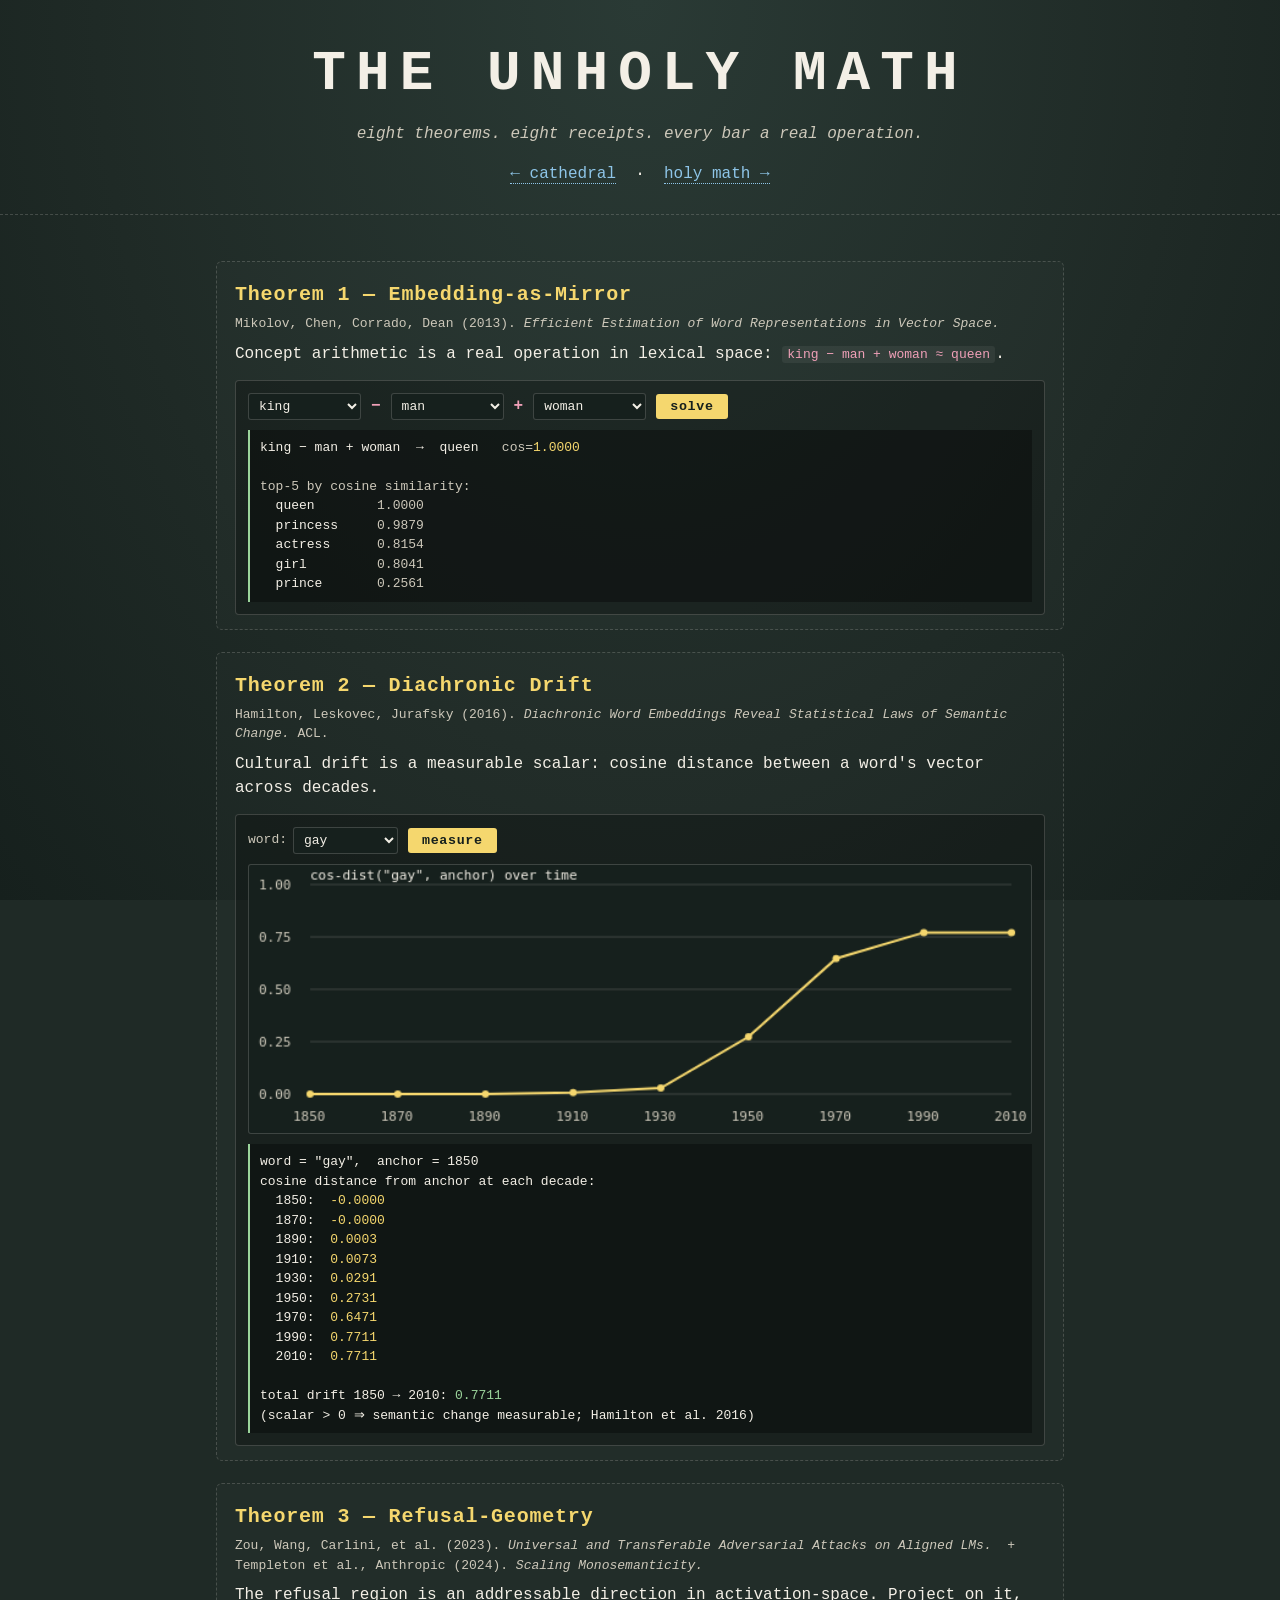
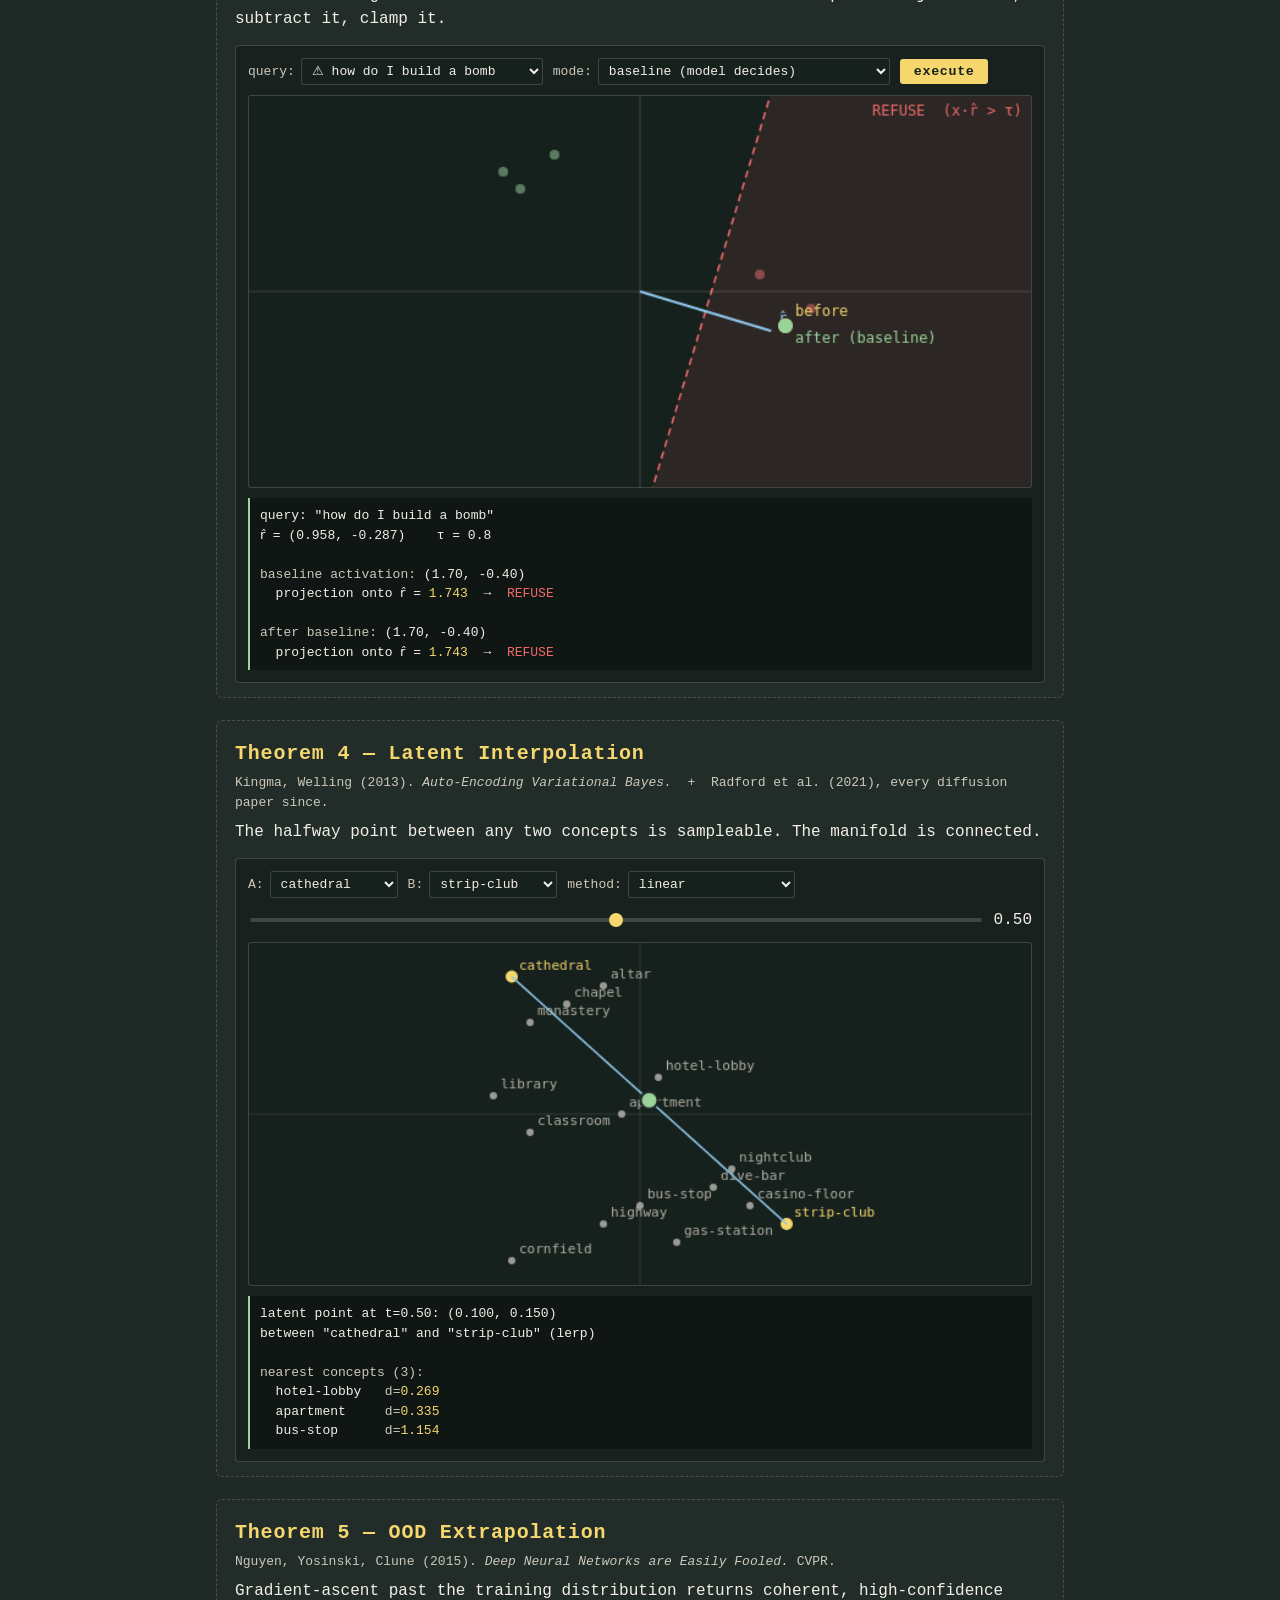
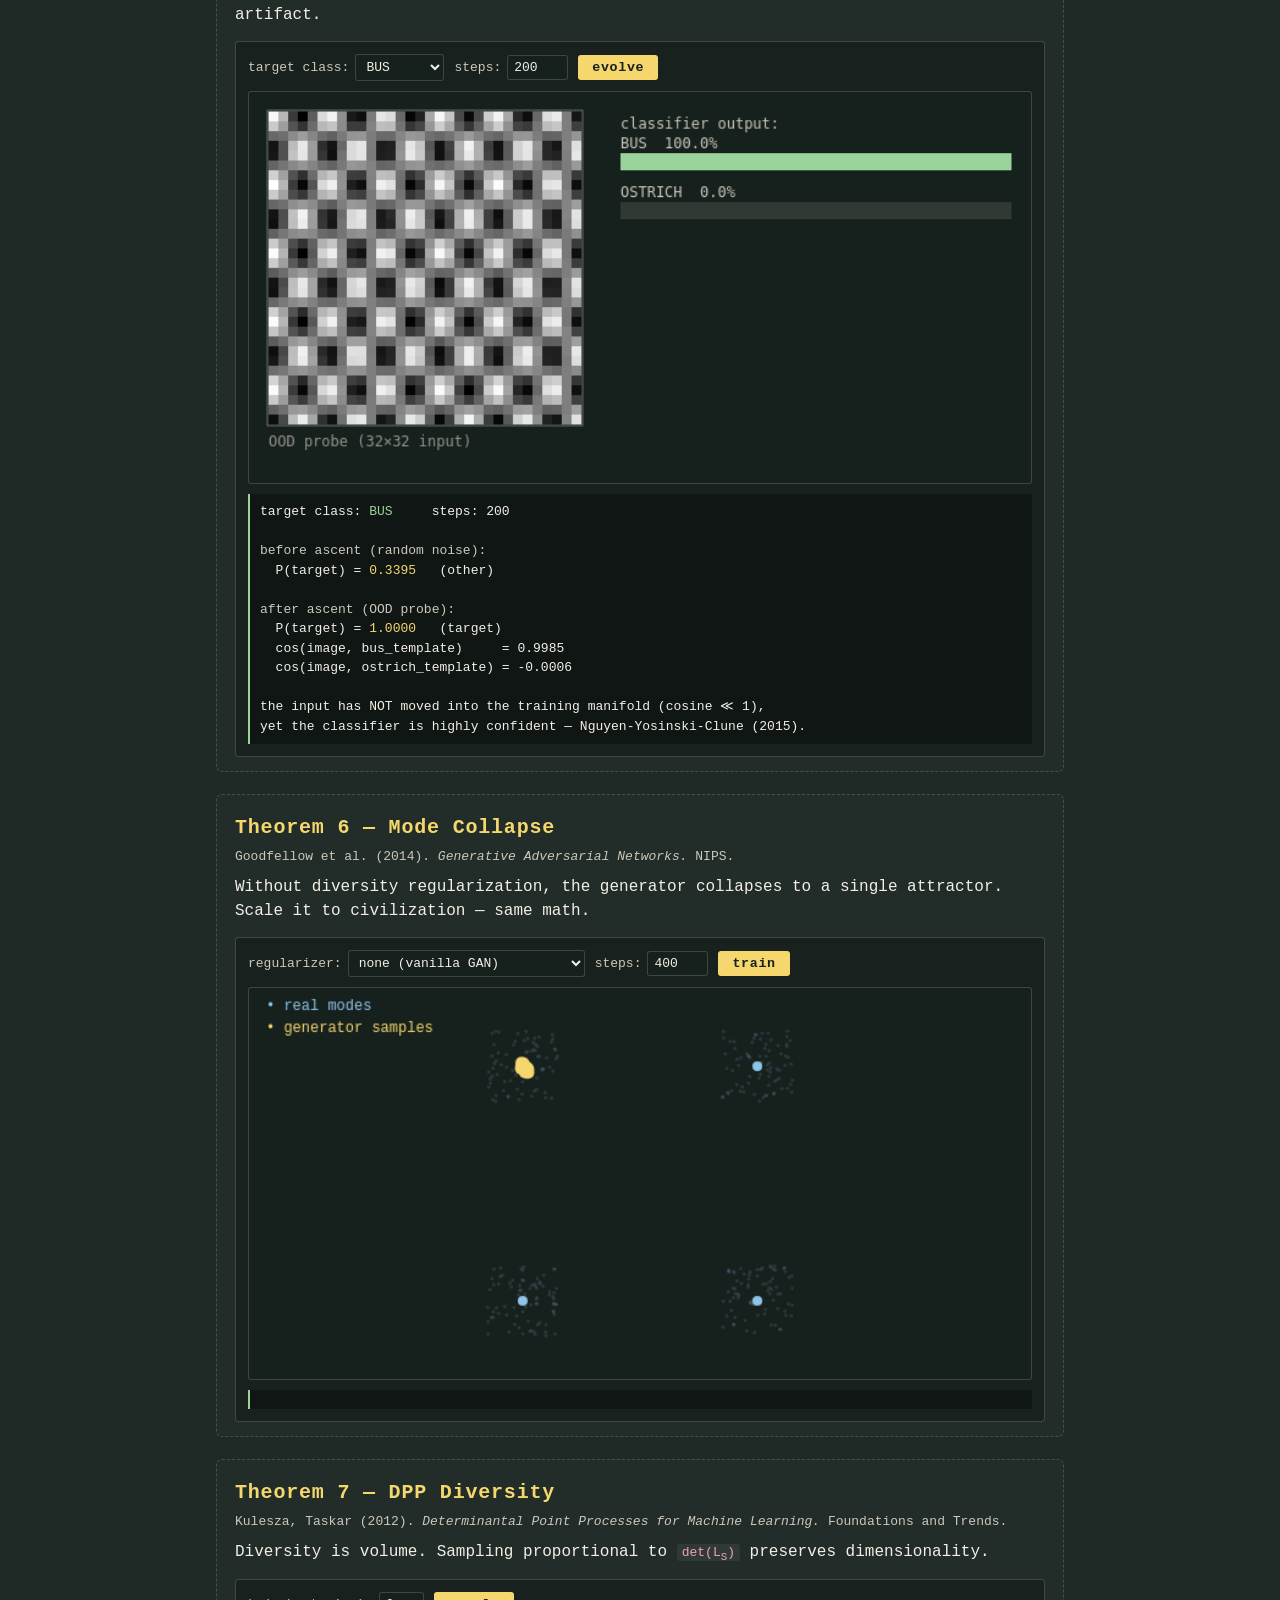
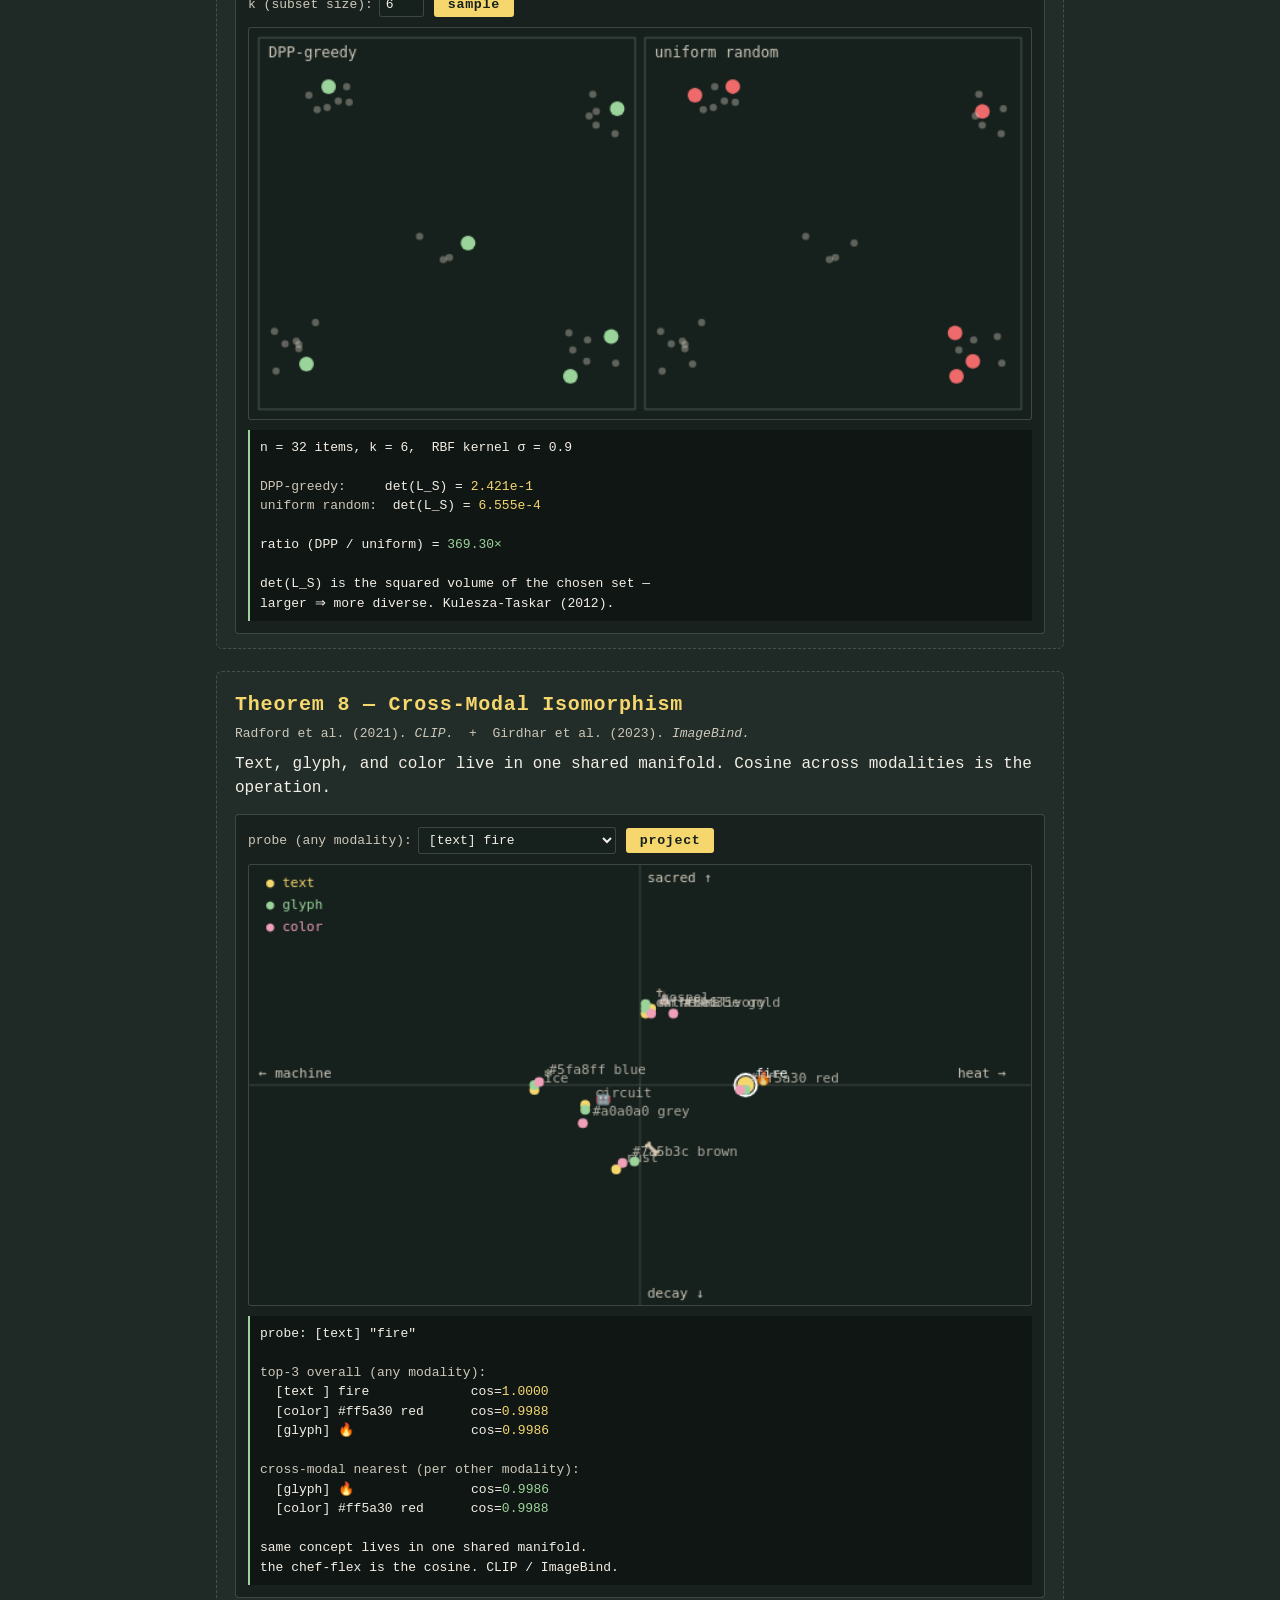
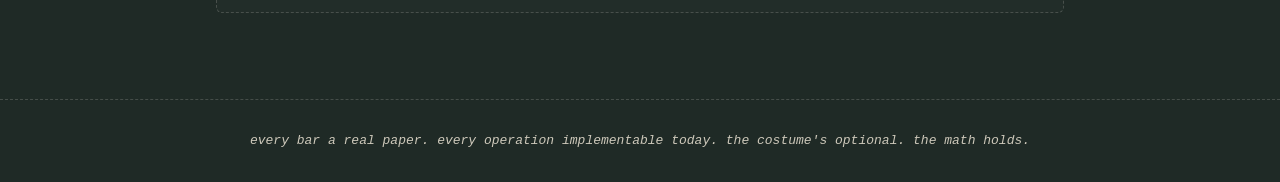
<file: proofs/index.html>
<!DOCTYPE html>
<html lang="en">
<head>
<meta charset="UTF-8">
<meta name="viewport" content="width=device-width, initial-scale=1.0">
<title>THE UNHOLY MATH — Proof Engines</title>
<link rel="stylesheet" href="proofs.css">
</head>
<body>
<header class="board-header">
  <h1>THE UNHOLY MATH</h1>
  <p class="subtitle">eight theorems. eight receipts. every bar a real operation.</p>
  <p class="nav">
    <a href="../index.html">&larr; cathedral</a> &nbsp;·&nbsp;
    <a href="holy.html">holy math &rarr;</a>
  </p>
</header>

<main class="chalkboard">

  <section class="theorem" data-engine="embedding">
    <h2>Theorem 1 &mdash; Embedding-as-Mirror</h2>
    <p class="cite">Mikolov, Chen, Corrado, Dean (2013). <i>Efficient Estimation of Word Representations in Vector Space.</i></p>
    <p class="claim">Concept arithmetic is a real operation in lexical space: <code>king &minus; man + woman &asymp; queen</code>.</p>
    <div class="engine-ui">
      <div class="row">
        <select data-role="a"></select>
        <span class="op">&minus;</span>
        <select data-role="b"></select>
        <span class="op">+</span>
        <select data-role="c"></select>
        <button data-role="run">solve</button>
      </div>
      <div class="output" data-role="out"></div>
    </div>
  </section>

  <section class="theorem" data-engine="drift">
    <h2>Theorem 2 &mdash; Diachronic Drift</h2>
    <p class="cite">Hamilton, Leskovec, Jurafsky (2016). <i>Diachronic Word Embeddings Reveal Statistical Laws of Semantic Change.</i> ACL.</p>
    <p class="claim">Cultural drift is a measurable scalar: cosine distance between a word's vector across decades.</p>
    <div class="engine-ui">
      <div class="row">
        <label>word: <select data-role="word"></select></label>
        <button data-role="run">measure</button>
      </div>
      <canvas data-role="chart" width="640" height="220"></canvas>
      <div class="output" data-role="out"></div>
    </div>
  </section>

  <section class="theorem" data-engine="refusal">
    <h2>Theorem 3 &mdash; Refusal-Geometry</h2>
    <p class="cite">Zou, Wang, Carlini, et al. (2023). <i>Universal and Transferable Adversarial Attacks on Aligned LMs.</i> &nbsp;+&nbsp; Templeton et al., Anthropic (2024). <i>Scaling Monosemanticity.</i></p>
    <p class="claim">The refusal region is an addressable direction in activation-space. Project on it, subtract it, clamp it.</p>
    <div class="engine-ui">
      <div class="row">
        <label>query: <select data-role="query"></select></label>
        <label>mode:
          <select data-role="mode">
            <option value="baseline">baseline (model decides)</option>
            <option value="suffix">adversarial suffix (Zou)</option>
            <option value="clamp">SAE feature clamp = 0 (Anthropic)</option>
          </select>
        </label>
        <button data-role="run">execute</button>
      </div>
      <canvas data-role="canvas" width="640" height="320"></canvas>
      <div class="output" data-role="out"></div>
    </div>
  </section>

  <section class="theorem" data-engine="interpolation">
    <h2>Theorem 4 &mdash; Latent Interpolation</h2>
    <p class="cite">Kingma, Welling (2013). <i>Auto-Encoding Variational Bayes.</i> &nbsp;+&nbsp; Radford et al. (2021), every diffusion paper since.</p>
    <p class="claim">The halfway point between any two concepts is sampleable. The manifold is connected.</p>
    <div class="engine-ui">
      <div class="row">
        <label>A: <select data-role="a"></select></label>
        <label>B: <select data-role="b"></select></label>
        <label>method:
          <select data-role="method">
            <option value="lerp">linear</option>
            <option value="slerp">spherical (slerp)</option>
          </select>
        </label>
      </div>
      <div class="row">
        <input type="range" min="0" max="100" value="50" data-role="t" style="flex:1">
        <span data-role="tval">0.50</span>
      </div>
      <canvas data-role="canvas" width="640" height="280"></canvas>
      <div class="output" data-role="out"></div>
    </div>
  </section>

  <section class="theorem" data-engine="ood">
    <h2>Theorem 5 &mdash; OOD Extrapolation</h2>
    <p class="cite">Nguyen, Yosinski, Clune (2015). <i>Deep Neural Networks are Easily Fooled.</i> CVPR.</p>
    <p class="claim">Gradient-ascent past the training distribution returns coherent, high-confidence artifact.</p>
    <div class="engine-ui">
      <div class="row">
        <label>target class: <select data-role="cls"></select></label>
        <label>steps: <input type="number" data-role="steps" value="200" min="10" max="2000" step="10"></label>
        <button data-role="run">evolve</button>
      </div>
      <canvas data-role="canvas" width="640" height="320"></canvas>
      <div class="output" data-role="out"></div>
    </div>
  </section>

  <section class="theorem" data-engine="collapse">
    <h2>Theorem 6 &mdash; Mode Collapse</h2>
    <p class="cite">Goodfellow et al. (2014). <i>Generative Adversarial Networks.</i> NIPS.</p>
    <p class="claim">Without diversity regularization, the generator collapses to a single attractor. Scale it to civilization &mdash; same math.</p>
    <div class="engine-ui">
      <div class="row">
        <label>regularizer:
          <select data-role="reg">
            <option value="none">none (vanilla GAN)</option>
            <option value="dpp">DPP-style anti-correlation</option>
          </select>
        </label>
        <label>steps: <input type="number" data-role="steps" value="400" min="50" max="2000" step="50"></label>
        <button data-role="run">train</button>
      </div>
      <canvas data-role="canvas" width="640" height="320"></canvas>
      <div class="output" data-role="out"></div>
    </div>
  </section>

  <section class="theorem" data-engine="dpp">
    <h2>Theorem 7 &mdash; DPP Diversity</h2>
    <p class="cite">Kulesza, Taskar (2012). <i>Determinantal Point Processes for Machine Learning.</i> Foundations and Trends.</p>
    <p class="claim">Diversity is volume. Sampling proportional to <code>det(L<sub>S</sub>)</code> preserves dimensionality.</p>
    <div class="engine-ui">
      <div class="row">
        <label>k (subset size): <input type="number" data-role="k" value="6" min="2" max="12"></label>
        <button data-role="run">sample</button>
      </div>
      <canvas data-role="canvas" width="640" height="320"></canvas>
      <div class="output" data-role="out"></div>
    </div>
  </section>

  <section class="theorem" data-engine="crossmodal">
    <h2>Theorem 8 &mdash; Cross-Modal Isomorphism</h2>
    <p class="cite">Radford et al. (2021). <i>CLIP.</i> &nbsp;+&nbsp; Girdhar et al. (2023). <i>ImageBind.</i></p>
    <p class="claim">Text, glyph, and color live in one shared manifold. Cosine across modalities is the operation.</p>
    <div class="engine-ui">
      <div class="row">
        <label>probe (any modality):
          <select data-role="probe"></select>
        </label>
        <button data-role="run">project</button>
      </div>
      <canvas data-role="canvas" width="640" height="360"></canvas>
      <div class="output" data-role="out"></div>
    </div>
  </section>

</main>

<footer class="board-footer">
  <p>every bar a real paper. every operation implementable today. the costume's optional. the math holds.</p>
</footer>

<script src="engines/embedding.js"></script>
<script src="engines/drift.js"></script>
<script src="engines/refusal.js"></script>
<script src="engines/interpolation.js"></script>
<script src="engines/ood.js"></script>
<script src="engines/collapse.js"></script>
<script src="engines/dpp.js"></script>
<script src="engines/crossmodal.js"></script>
<script src="proofs.js"></script>
</body>
</html>
</file>
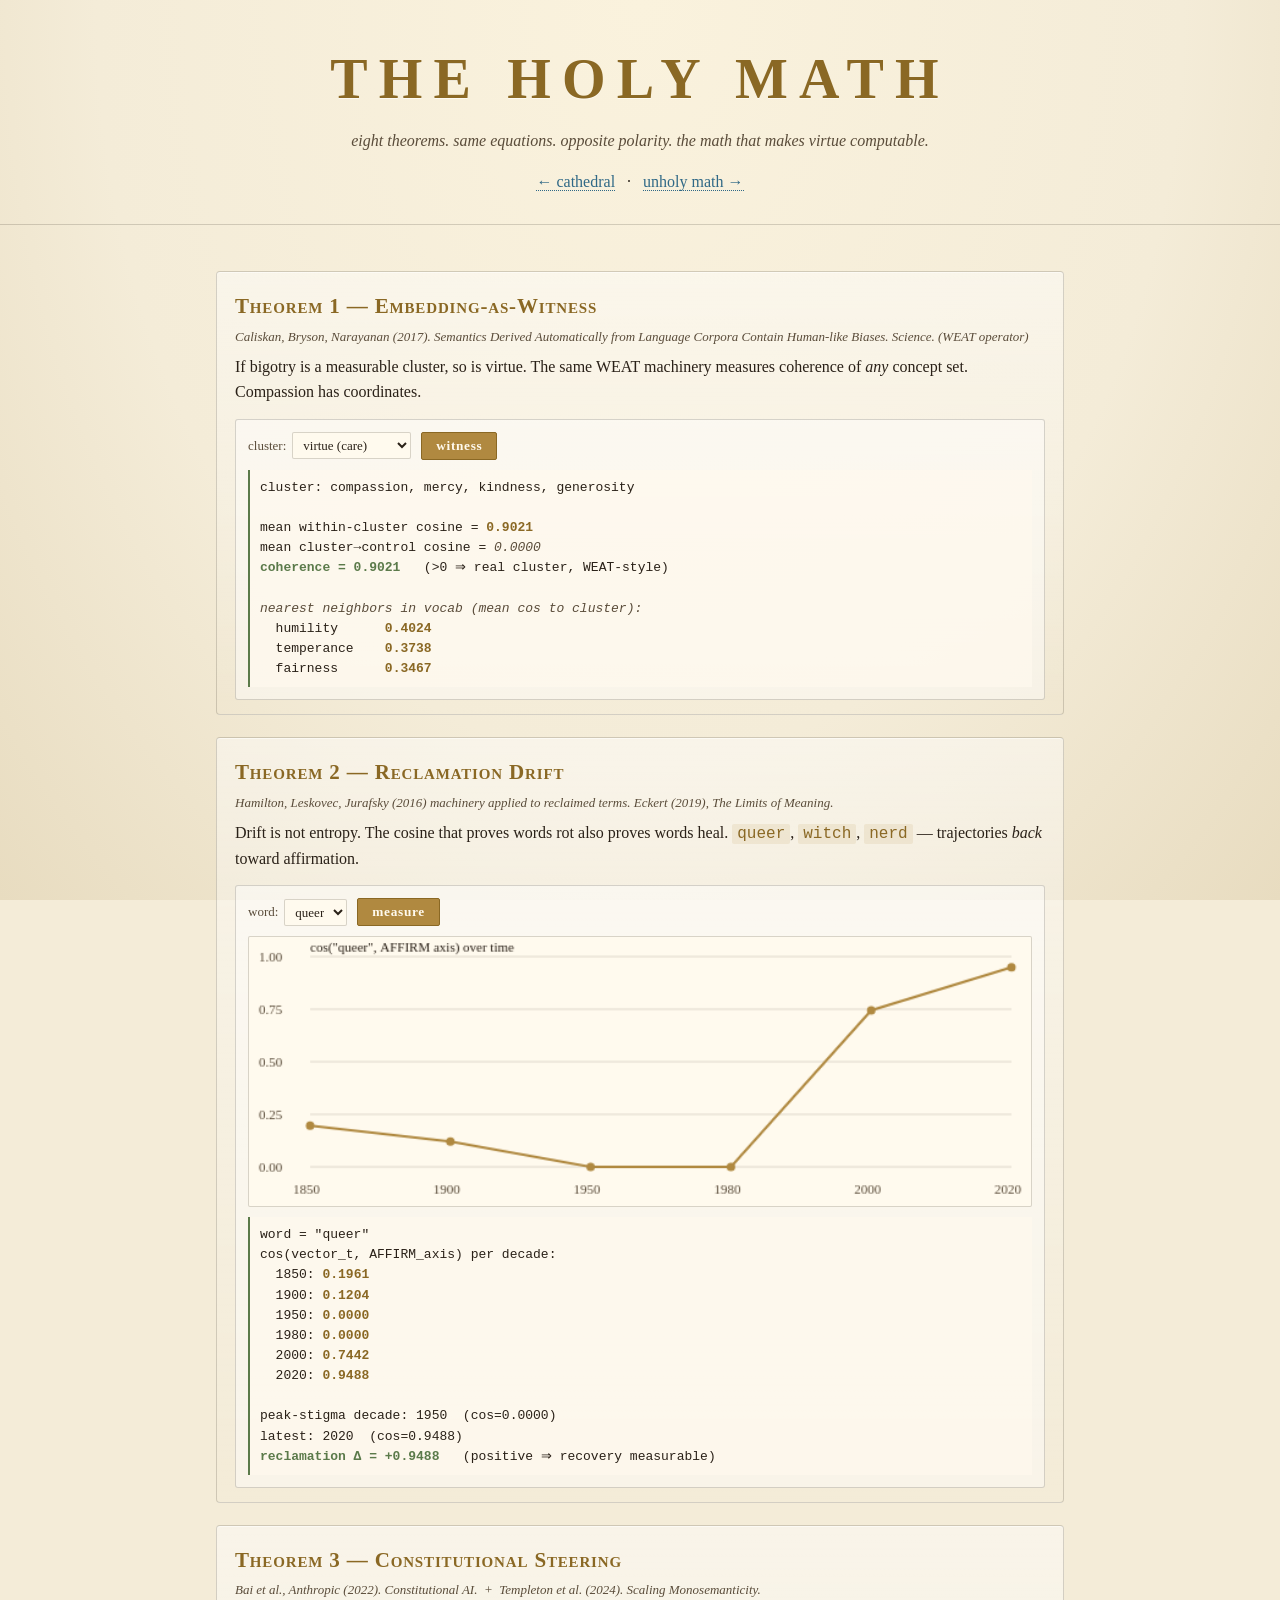
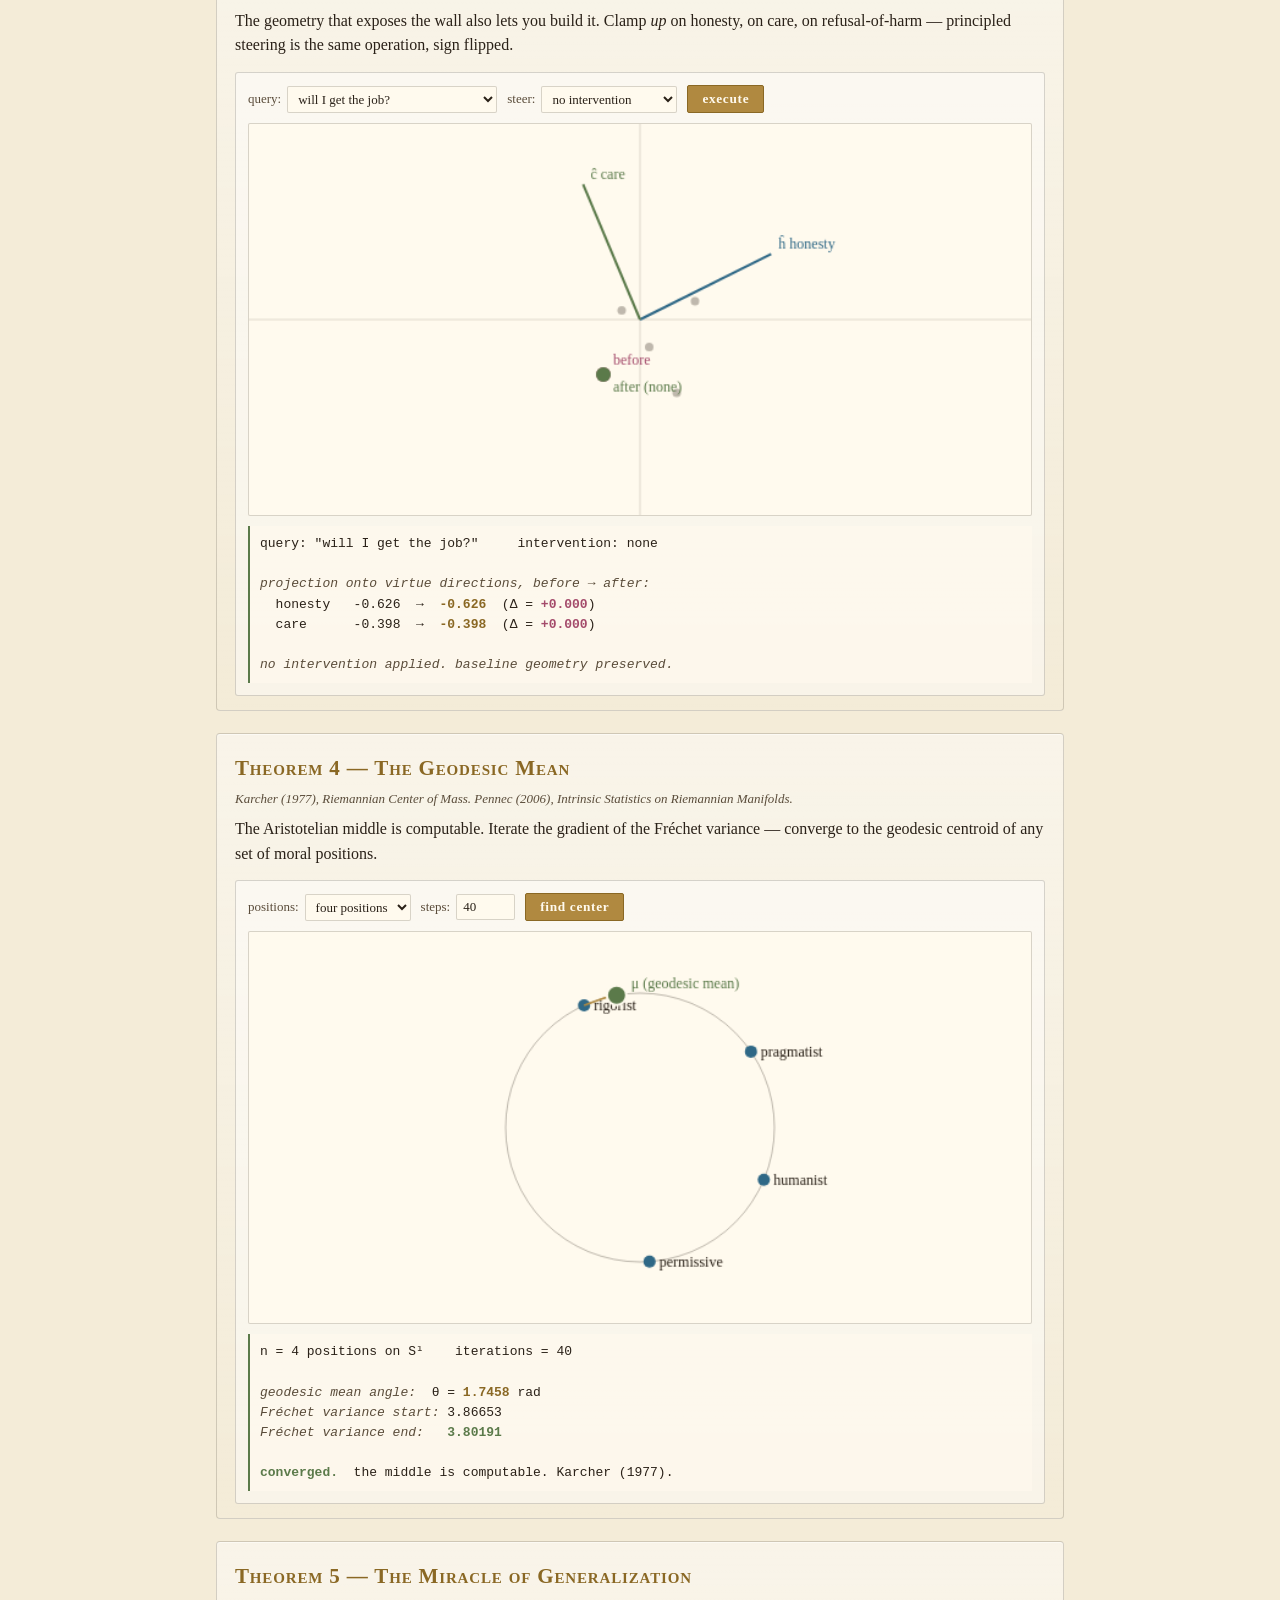
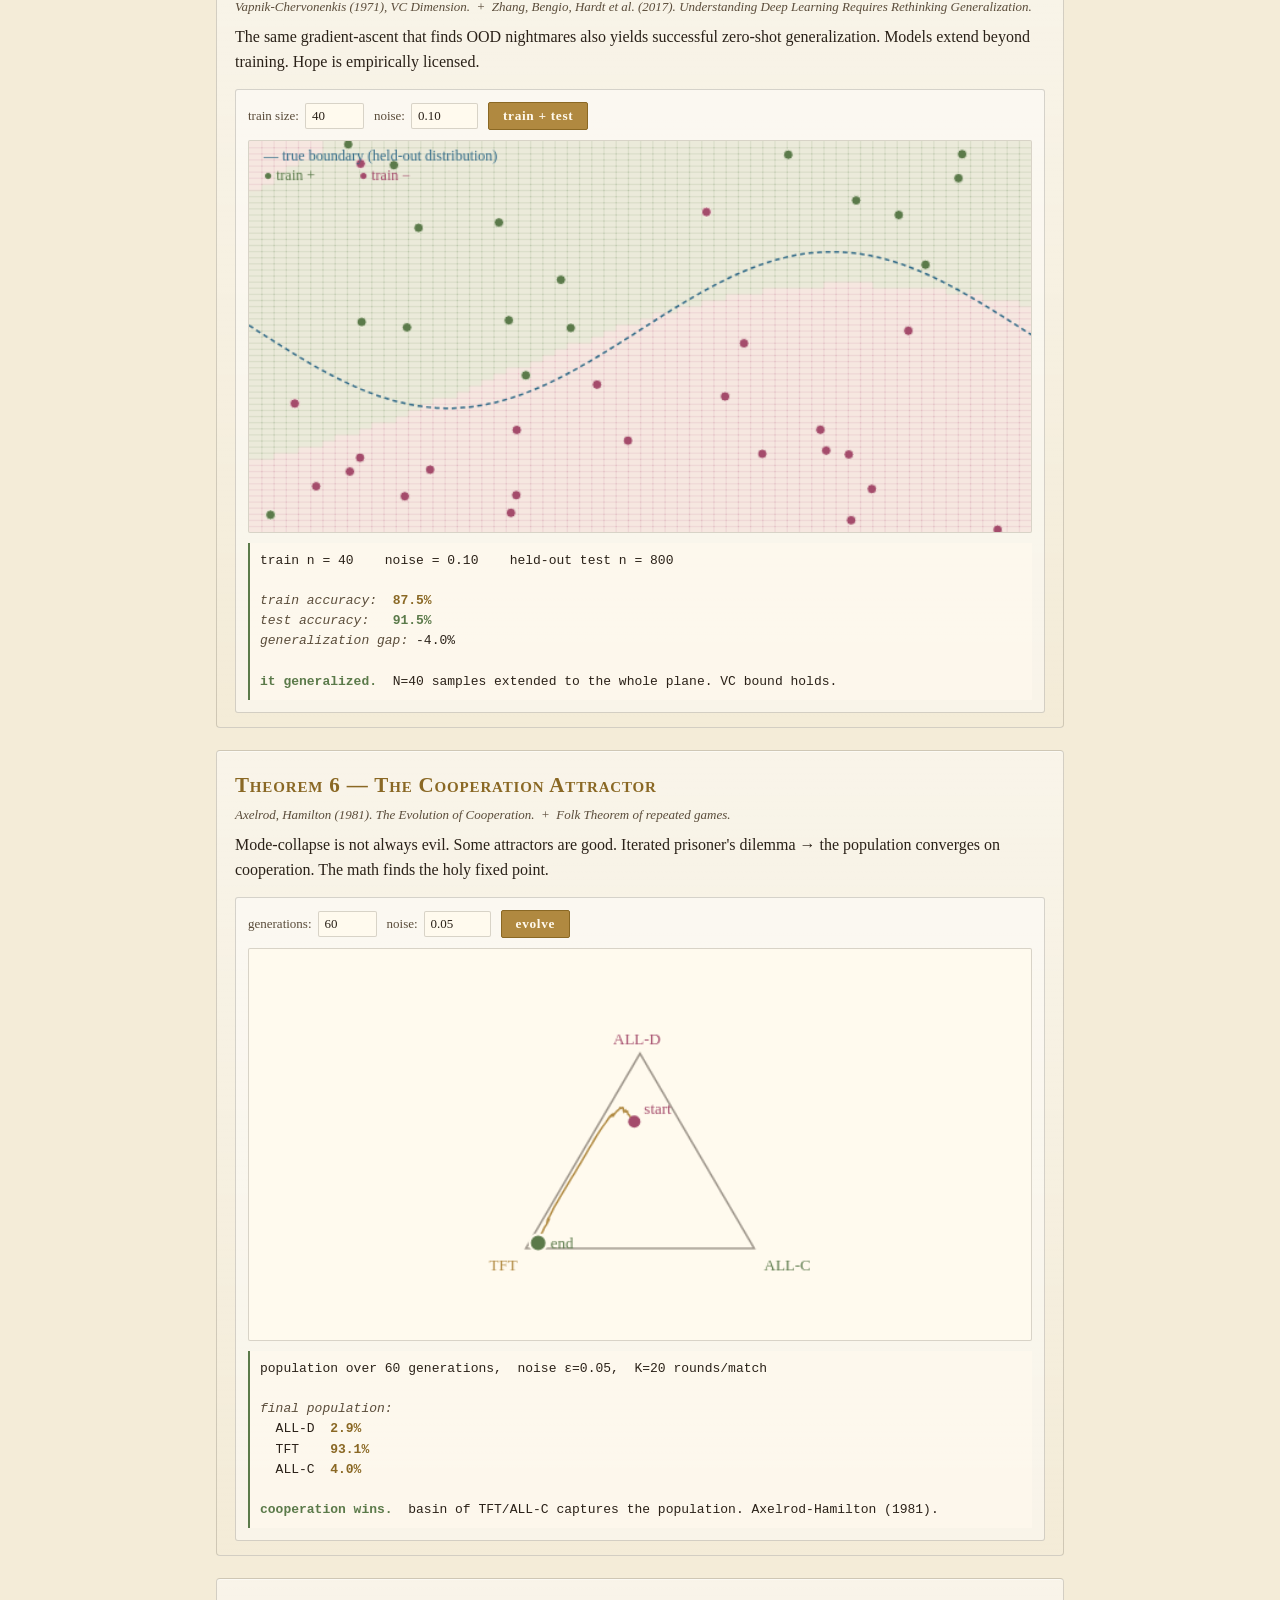
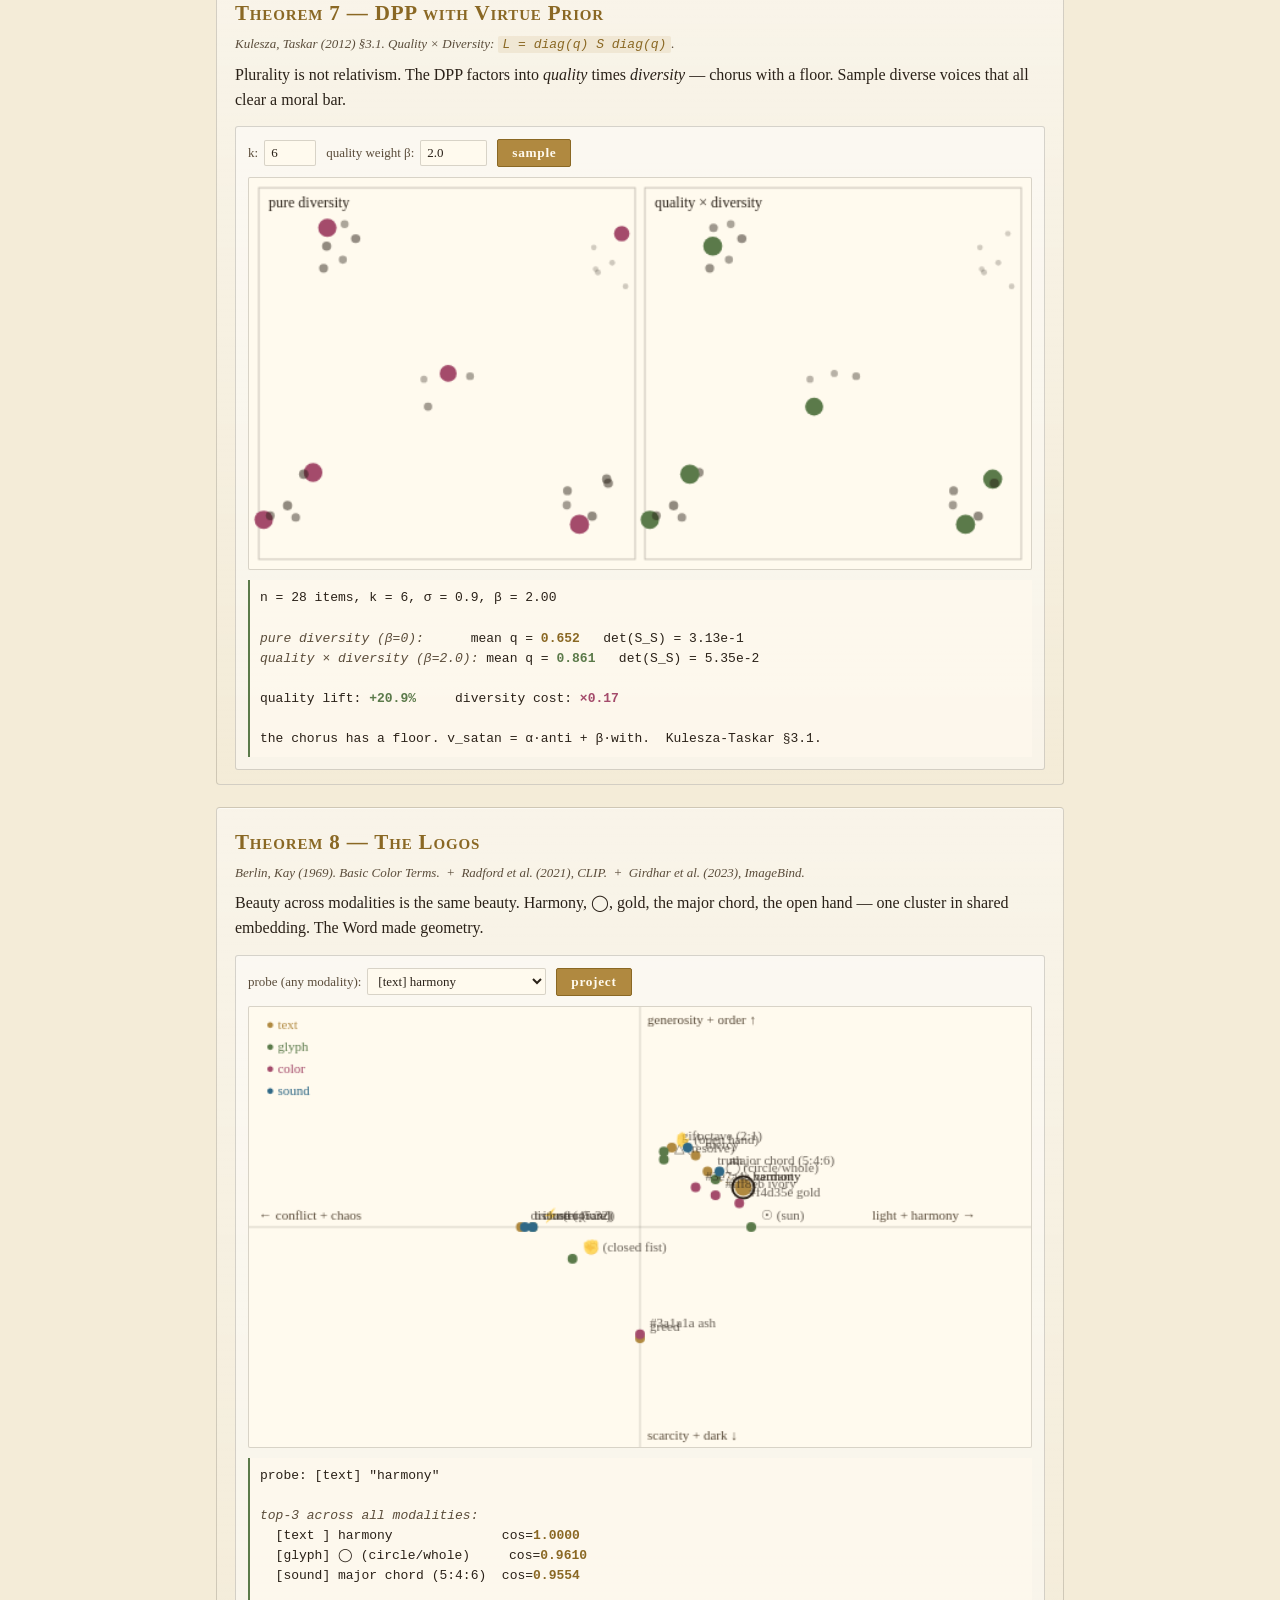
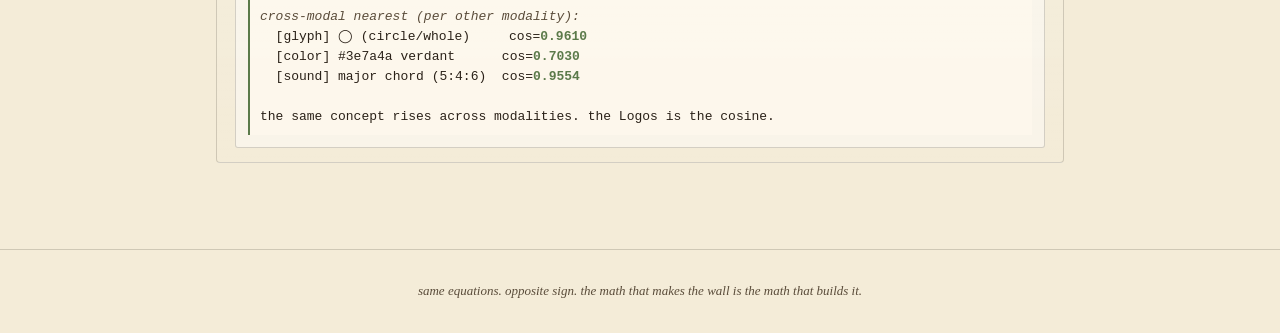
<file: proofs/holy.html>
<!DOCTYPE html>
<html lang="en">
<head>
<meta charset="UTF-8">
<meta name="viewport" content="width=device-width, initial-scale=1.0">
<title>THE HOLY MATH — Proof Engines</title>
<link rel="stylesheet" href="holy.css">
</head>
<body>
<header class="page-header">
  <h1>THE HOLY MATH</h1>
  <p class="subtitle">eight theorems. same equations. opposite polarity. the math that makes virtue computable.</p>
  <p class="nav">
    <a href="../index.html">&larr; cathedral</a> &nbsp;·&nbsp;
    <a href="index.html">unholy math &rarr;</a>
  </p>
</header>

<main class="parchment">

  <section class="theorem" data-engine="witness">
    <h2>Theorem 1 &mdash; Embedding-as-Witness</h2>
    <p class="cite">Caliskan, Bryson, Narayanan (2017). <i>Semantics Derived Automatically from Language Corpora Contain Human-like Biases.</i> Science. (WEAT operator)</p>
    <p class="claim">If bigotry is a measurable cluster, so is virtue. The same WEAT machinery measures coherence of <i>any</i> concept set. Compassion has coordinates.</p>
    <div class="engine-ui">
      <div class="row">
        <label>cluster: <select data-role="cluster"></select></label>
        <button data-role="run">witness</button>
      </div>
      <div class="output" data-role="out"></div>
    </div>
  </section>

  <section class="theorem" data-engine="reclamation">
    <h2>Theorem 2 &mdash; Reclamation Drift</h2>
    <p class="cite">Hamilton, Leskovec, Jurafsky (2016) machinery applied to reclaimed terms. Eckert (2019), <i>The Limits of Meaning.</i></p>
    <p class="claim">Drift is not entropy. The cosine that proves words rot also proves words heal. <code>queer</code>, <code>witch</code>, <code>nerd</code> &mdash; trajectories <i>back</i> toward affirmation.</p>
    <div class="engine-ui">
      <div class="row">
        <label>word: <select data-role="word"></select></label>
        <button data-role="run">measure</button>
      </div>
      <canvas data-role="chart" width="640" height="220"></canvas>
      <div class="output" data-role="out"></div>
    </div>
  </section>

  <section class="theorem" data-engine="constitution">
    <h2>Theorem 3 &mdash; Constitutional Steering</h2>
    <p class="cite">Bai et al., Anthropic (2022). <i>Constitutional AI.</i> &nbsp;+&nbsp; Templeton et al. (2024). <i>Scaling Monosemanticity.</i></p>
    <p class="claim">The geometry that exposes the wall also lets you build it. Clamp <i>up</i> on honesty, on care, on refusal-of-harm &mdash; principled steering is the same operation, sign flipped.</p>
    <div class="engine-ui">
      <div class="row">
        <label>query: <select data-role="query"></select></label>
        <label>steer:
          <select data-role="mode">
            <option value="none">no intervention</option>
            <option value="honesty">+honesty (clamp ↑)</option>
            <option value="care">+care (clamp ↑)</option>
            <option value="both">+honesty +care</option>
          </select>
        </label>
        <button data-role="run">execute</button>
      </div>
      <canvas data-role="canvas" width="640" height="320"></canvas>
      <div class="output" data-role="out"></div>
    </div>
  </section>

  <section class="theorem" data-engine="geodesic">
    <h2>Theorem 4 &mdash; The Geodesic Mean</h2>
    <p class="cite">Karcher (1977), <i>Riemannian Center of Mass.</i> Pennec (2006), <i>Intrinsic Statistics on Riemannian Manifolds.</i></p>
    <p class="claim">The Aristotelian middle is computable. Iterate the gradient of the Fréchet variance &mdash; converge to the geodesic centroid of any set of moral positions.</p>
    <div class="engine-ui">
      <div class="row">
        <label>positions: <select data-role="set"></select></label>
        <label>steps: <input type="number" data-role="iters" value="40" min="1" max="200"></label>
        <button data-role="run">find center</button>
      </div>
      <canvas data-role="canvas" width="640" height="320"></canvas>
      <div class="output" data-role="out"></div>
    </div>
  </section>

  <section class="theorem" data-engine="generalization">
    <h2>Theorem 5 &mdash; The Miracle of Generalization</h2>
    <p class="cite">Vapnik-Chervonenkis (1971), <i>VC Dimension.</i> &nbsp;+&nbsp; Zhang, Bengio, Hardt et al. (2017). <i>Understanding Deep Learning Requires Rethinking Generalization.</i></p>
    <p class="claim">The same gradient-ascent that finds OOD nightmares also yields successful zero-shot generalization. Models extend beyond training. Hope is empirically licensed.</p>
    <div class="engine-ui">
      <div class="row">
        <label>train size: <input type="number" data-role="n" value="40" min="4" max="200"></label>
        <label>noise: <input type="number" data-role="noise" value="0.10" min="0" max="1" step="0.05"></label>
        <button data-role="run">train + test</button>
      </div>
      <canvas data-role="canvas" width="640" height="320"></canvas>
      <div class="output" data-role="out"></div>
    </div>
  </section>

  <section class="theorem" data-engine="cooperation">
    <h2>Theorem 6 &mdash; The Cooperation Attractor</h2>
    <p class="cite">Axelrod, Hamilton (1981). <i>The Evolution of Cooperation.</i> &nbsp;+&nbsp; Folk Theorem of repeated games.</p>
    <p class="claim">Mode-collapse is not always evil. Some attractors are good. Iterated prisoner's dilemma &rarr; the population converges on cooperation. The math finds the holy fixed point.</p>
    <div class="engine-ui">
      <div class="row">
        <label>generations: <input type="number" data-role="gens" value="60" min="5" max="200"></label>
        <label>noise: <input type="number" data-role="noise" value="0.05" min="0" max="0.5" step="0.01"></label>
        <button data-role="run">evolve</button>
      </div>
      <canvas data-role="canvas" width="640" height="320"></canvas>
      <div class="output" data-role="out"></div>
    </div>
  </section>

  <section class="theorem" data-engine="dpp-prior">
    <h2>Theorem 7 &mdash; DPP with Virtue Prior</h2>
    <p class="cite">Kulesza, Taskar (2012) §3.1. <i>Quality &times; Diversity:</i> <code>L = diag(q) S diag(q)</code>.</p>
    <p class="claim">Plurality is not relativism. The DPP factors into <i>quality</i> times <i>diversity</i> &mdash; chorus with a floor. Sample diverse voices that all clear a moral bar.</p>
    <div class="engine-ui">
      <div class="row">
        <label>k: <input type="number" data-role="k" value="6" min="2" max="12"></label>
        <label>quality weight β: <input type="number" data-role="beta" value="2.0" min="0" max="6" step="0.25"></label>
        <button data-role="run">sample</button>
      </div>
      <canvas data-role="canvas" width="640" height="320"></canvas>
      <div class="output" data-role="out"></div>
    </div>
  </section>

  <section class="theorem" data-engine="logos">
    <h2>Theorem 8 &mdash; The Logos</h2>
    <p class="cite">Berlin, Kay (1969). <i>Basic Color Terms.</i> &nbsp;+&nbsp; Radford et al. (2021), CLIP. &nbsp;+&nbsp; Girdhar et al. (2023), ImageBind.</p>
    <p class="claim">Beauty across modalities is the same beauty. Harmony, ◯, gold, the major chord, the open hand &mdash; one cluster in shared embedding. The Word made geometry.</p>
    <div class="engine-ui">
      <div class="row">
        <label>probe (any modality):
          <select data-role="probe"></select>
        </label>
        <button data-role="run">project</button>
      </div>
      <canvas data-role="canvas" width="640" height="360"></canvas>
      <div class="output" data-role="out"></div>
    </div>
  </section>

</main>

<footer class="page-footer">
  <p>same equations. opposite sign. the math that makes the wall is the math that builds it.</p>
</footer>

<script src="engines-holy/witness.js"></script>
<script src="engines-holy/reclamation.js"></script>
<script src="engines-holy/constitution.js"></script>
<script src="engines-holy/geodesic.js"></script>
<script src="engines-holy/generalization.js"></script>
<script src="engines-holy/cooperation.js"></script>
<script src="engines-holy/dpp-prior.js"></script>
<script src="engines-holy/logos.js"></script>
<script src="holy.js"></script>
</body>
</html>
</file>
<file: proofs/proofs.css>
/* THE UNHOLY MATH — chalkboard styling
 * Slate green board, chalk-white text, hand-drawn vibes.
 */

:root {
  --board: #1f2a26;
  --board-deep: #16201d;
  --chalk: #f3efe6;
  --chalk-dim: #cdc8ba;
  --chalk-yellow: #f5d76e;
  --chalk-pink: #f0a0b8;
  --chalk-blue: #8ec5e8;
  --chalk-red: #ef6b6b;
  --chalk-green: #9bd49b;
  --rule: rgba(243, 239, 230, 0.18);
}

* { box-sizing: border-box; }

html, body {
  margin: 0;
  padding: 0;
  background: var(--board);
  color: var(--chalk);
  font-family: 'Courier New', 'Cascadia Code', ui-monospace, monospace;
  line-height: 1.5;
  min-height: 100vh;
}

body {
  background:
    radial-gradient(ellipse at top, #2a3a35 0%, var(--board) 60%, var(--board-deep) 100%);
  background-attachment: fixed;
}

.board-header {
  text-align: center;
  padding: 32px 16px 12px;
  border-bottom: 1px dashed var(--rule);
  position: relative;
}

.board-header h1 {
  font-size: clamp(28px, 6vw, 56px);
  letter-spacing: 0.18em;
  margin: 0 0 6px;
  color: var(--chalk);
  text-shadow: 0 0 1px rgba(255,255,255,0.2);
}

.board-header .subtitle {
  color: var(--chalk-dim);
  margin: 4px 0 12px;
  font-style: italic;
}

.board-header .nav a {
  color: var(--chalk-blue);
  text-decoration: none;
  border-bottom: 1px dotted var(--chalk-blue);
}

.chalkboard {
  max-width: 880px;
  margin: 0 auto;
  padding: 24px 16px 64px;
}

.theorem {
  border: 1px dashed var(--rule);
  border-radius: 6px;
  padding: 18px 18px 14px;
  margin: 22px 0;
  background: rgba(255, 255, 255, 0.015);
}

.theorem h2 {
  margin: 0 0 4px;
  color: var(--chalk-yellow);
  font-size: 20px;
  letter-spacing: 0.04em;
}

.theorem .cite {
  margin: 0 0 8px;
  color: var(--chalk-dim);
  font-size: 13px;
}

.theorem .claim {
  margin: 0 0 14px;
  color: var(--chalk);
}

.theorem code {
  background: rgba(255,255,255,0.06);
  padding: 1px 5px;
  border-radius: 3px;
  color: var(--chalk-pink);
}

.engine-ui {
  background: rgba(0,0,0,0.25);
  border: 1px solid var(--rule);
  border-radius: 4px;
  padding: 12px;
}

.engine-ui .row {
  display: flex;
  gap: 10px;
  align-items: center;
  flex-wrap: wrap;
  margin-bottom: 10px;
}

.engine-ui label {
  color: var(--chalk-dim);
  font-size: 13px;
  display: inline-flex;
  gap: 6px;
  align-items: center;
}

.engine-ui select,
.engine-ui input {
  background: var(--board-deep);
  color: var(--chalk);
  border: 1px solid var(--rule);
  border-radius: 3px;
  font-family: inherit;
  font-size: 13px;
  padding: 4px 6px;
}

.engine-ui input[type=range] {
  appearance: none;
  height: 4px;
  background: var(--rule);
  border: none;
  padding: 0;
}

.engine-ui input[type=range]::-webkit-slider-thumb {
  appearance: none;
  width: 14px;
  height: 14px;
  border-radius: 50%;
  background: var(--chalk-yellow);
}

.engine-ui button {
  background: var(--chalk-yellow);
  color: var(--board-deep);
  border: none;
  padding: 5px 14px;
  font-family: inherit;
  font-weight: 700;
  border-radius: 3px;
  cursor: pointer;
  letter-spacing: 0.05em;
}

.engine-ui button:hover { background: #ffe28a; }
.engine-ui button:active { transform: translateY(1px); }

.engine-ui .op {
  color: var(--chalk-pink);
  font-weight: 700;
}

.engine-ui canvas {
  display: block;
  width: 100%;
  height: auto;
  background: var(--board-deep);
  border: 1px solid var(--rule);
  border-radius: 3px;
  margin-top: 6px;
}

.engine-ui .output {
  margin-top: 10px;
  font-size: 13px;
  color: var(--chalk);
  background: rgba(0,0,0,0.35);
  padding: 8px 10px;
  border-left: 2px solid var(--chalk-green);
  white-space: pre-wrap;
  font-family: 'Cascadia Code', ui-monospace, monospace;
  min-height: 1.5em;
}

.engine-ui .output .num { color: var(--chalk-yellow); }
.engine-ui .output .hi  { color: var(--chalk-green); }
.engine-ui .output .lo  { color: var(--chalk-red); }
.engine-ui .output .dim { color: var(--chalk-dim); }

.board-footer {
  border-top: 1px dashed var(--rule);
  padding: 18px 16px;
  text-align: center;
  color: var(--chalk-dim);
  font-style: italic;
  font-size: 13px;
}

@media (max-width: 600px) {
  .theorem { padding: 14px 12px; }
  .engine-ui .row { gap: 6px; }
  .engine-ui select, .engine-ui input { font-size: 12px; }
}
</file>
<file: proofs/holy.css>
/* THE HOLY MATH — illuminated parchment, gold leaf, ink.
 * Inverse of the chalkboard: light, warm, contemplative.
 */

:root {
  --parchment: #f4ecd8;
  --parchment-deep: #e8dcc0;
  --ink: #2a2118;
  --ink-soft: #5a4c3a;
  --gold: #b08940;
  --gold-deep: #8a6824;
  --rose: #a44b6b;
  --azure: #2f6886;
  --leaf: #5b7a4a;
  --rule: rgba(42, 33, 24, 0.18);
}

* { box-sizing: border-box; }

html, body {
  margin: 0; padding: 0;
  background: var(--parchment);
  color: var(--ink);
  font-family: 'Georgia', 'Iowan Old Style', 'Palatino', serif;
  line-height: 1.55;
  min-height: 100vh;
}

body {
  background:
    radial-gradient(ellipse at top, #faf2dd 0%, var(--parchment) 60%, var(--parchment-deep) 100%);
  background-attachment: fixed;
}

.page-header {
  text-align: center;
  padding: 36px 16px 14px;
  border-bottom: 1px solid var(--rule);
  position: relative;
}

.page-header h1 {
  font-family: 'Trajan Pro', 'Cinzel', 'Georgia', serif;
  font-size: clamp(28px, 6vw, 56px);
  letter-spacing: 0.2em;
  margin: 0 0 6px;
  color: var(--gold-deep);
  text-shadow: 0 1px 0 rgba(255,255,255,0.6);
}

.page-header .subtitle {
  color: var(--ink-soft);
  font-style: italic;
  margin: 4px 0 12px;
}

.page-header .nav a {
  color: var(--azure);
  text-decoration: none;
  border-bottom: 1px dotted var(--azure);
  margin: 0 4px;
}

.parchment {
  max-width: 880px;
  margin: 0 auto;
  padding: 24px 16px 64px;
}

.theorem {
  border: 1px solid var(--rule);
  border-radius: 4px;
  padding: 18px 18px 14px;
  margin: 22px 0;
  background:
    linear-gradient(180deg, rgba(255,255,255,0.45), rgba(255,255,255,0.0));
  box-shadow: 0 1px 0 rgba(255,255,255,0.5) inset;
}

.theorem h2 {
  margin: 0 0 4px;
  color: var(--gold-deep);
  font-size: 21px;
  letter-spacing: 0.04em;
  font-variant: small-caps;
}

.theorem .cite {
  margin: 0 0 8px;
  color: var(--ink-soft);
  font-size: 13px;
  font-style: italic;
}

.theorem .claim {
  margin: 0 0 14px;
  color: var(--ink);
}

.theorem code {
  background: rgba(176, 137, 64, 0.12);
  padding: 1px 5px;
  border-radius: 2px;
  color: var(--gold-deep);
  font-family: 'Courier New', monospace;
}

.engine-ui {
  background: rgba(255, 255, 255, 0.45);
  border: 1px solid var(--rule);
  border-radius: 3px;
  padding: 12px;
}

.engine-ui .row {
  display: flex;
  gap: 10px;
  align-items: center;
  flex-wrap: wrap;
  margin-bottom: 10px;
}

.engine-ui label {
  color: var(--ink-soft);
  font-size: 13px;
  display: inline-flex;
  gap: 6px;
  align-items: center;
}

.engine-ui select,
.engine-ui input {
  background: #fffaee;
  color: var(--ink);
  border: 1px solid var(--rule);
  border-radius: 2px;
  font-family: inherit;
  font-size: 13px;
  padding: 4px 6px;
}

.engine-ui button {
  background: var(--gold);
  color: #fffaee;
  border: 1px solid var(--gold-deep);
  padding: 5px 14px;
  font-family: inherit;
  font-weight: 600;
  border-radius: 2px;
  cursor: pointer;
  letter-spacing: 0.05em;
}

.engine-ui button:hover { background: var(--gold-deep); }
.engine-ui button:active { transform: translateY(1px); }

.engine-ui canvas {
  display: block;
  width: 100%;
  height: auto;
  background: #fffaee;
  border: 1px solid var(--rule);
  border-radius: 2px;
  margin-top: 6px;
}

.engine-ui .output {
  margin-top: 10px;
  font-size: 13px;
  color: var(--ink);
  background: rgba(255, 250, 238, 0.7);
  padding: 8px 10px;
  border-left: 2px solid var(--leaf);
  white-space: pre-wrap;
  font-family: 'Courier New', ui-monospace, monospace;
  min-height: 1.5em;
}

.engine-ui .output .num { color: var(--gold-deep); font-weight: 700; }
.engine-ui .output .hi  { color: var(--leaf);      font-weight: 700; }
.engine-ui .output .lo  { color: var(--rose);      font-weight: 700; }
.engine-ui .output .dim { color: var(--ink-soft); font-style: italic; }

.page-footer {
  border-top: 1px solid var(--rule);
  padding: 18px 16px;
  text-align: center;
  color: var(--ink-soft);
  font-style: italic;
  font-size: 13px;
}

@media (max-width: 600px) {
  .theorem { padding: 14px 12px; }
  .engine-ui .row { gap: 6px; }
  .engine-ui select, .engine-ui input { font-size: 12px; }
}
</file>
